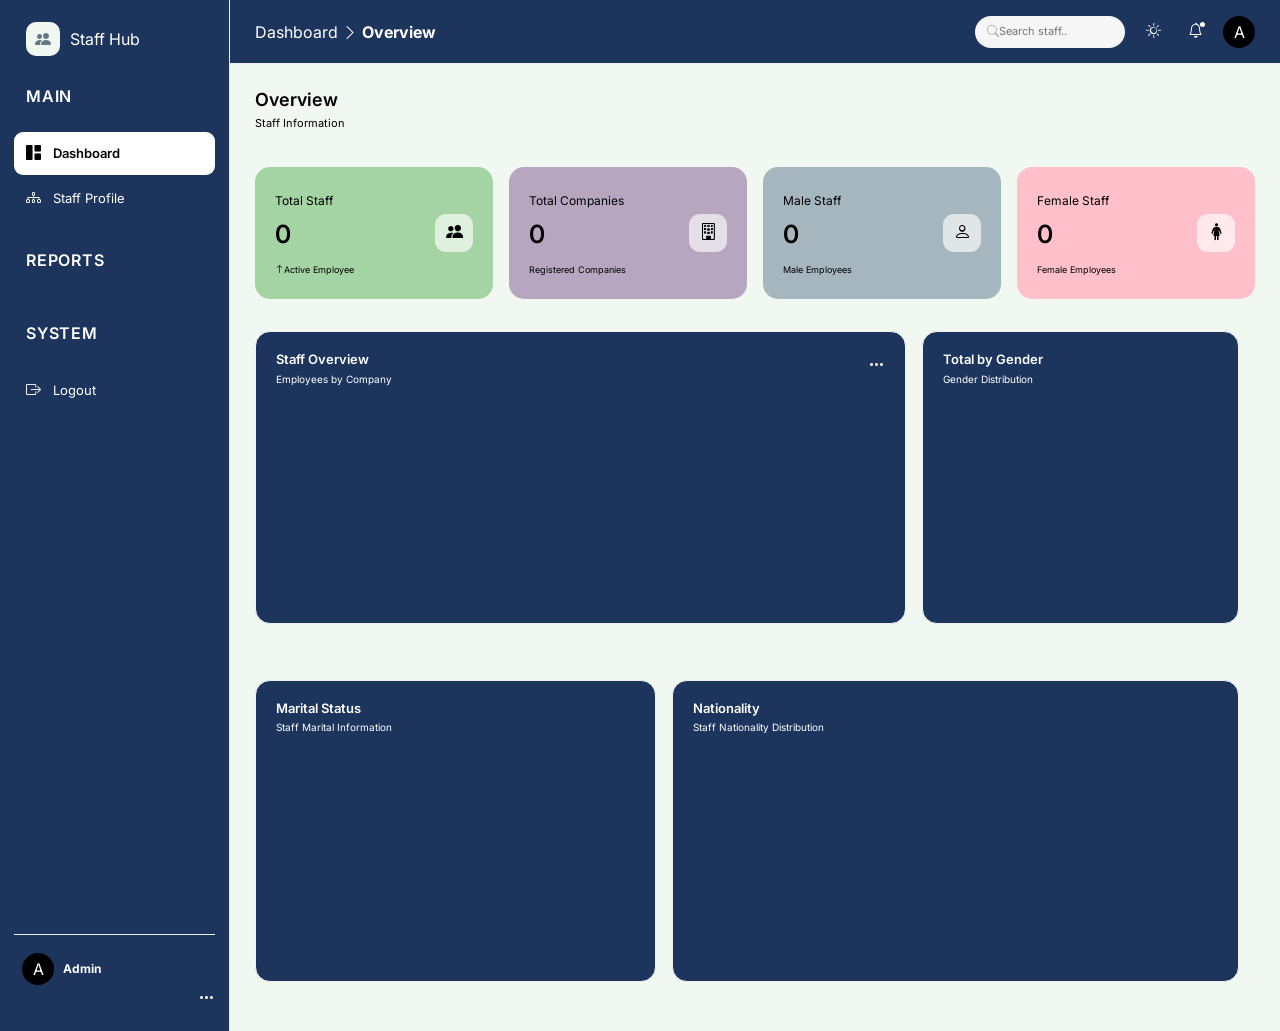
<file: index.html>
<!DOCTYPE html>
<html lang="en">
    <head>
        <meta charset="UTF-8">
        <meta name="viewport" content="width=device-width, initial-scale=1.0">
        <title>Staff Dashboard</title>

        <link href="https://cdn.jsdelivr.net/npm/bootstrap@5.3.3/dist/css/bootstrap.min.css" rel="stylesheet">
        <link href="https://cdn.jsdelivr.net/npm/bootstrap-icons@1.11.3/font/bootstrap-icons.min.css" rel="stylesheet">
        <link href="https://fonts.googleapis.com/css2?family=Inter:wght@400;500;600;700&display=swap" rel="stylesheet">
        <link href="assets/images/hub logo.png" rel="icon">

        <script src="https://cdn.jsdeliver.net/npm/chart.js"></script>

        <link rel="stylesheet" href="css/dashboard.css">
    </head>

    <body>
        <div class="dashboard-wrapper">
            <!--SIDEBAR-->
            <aside class="sidebar">
                <div class="sidebar-logo">
                    <div class="logo-circle">
                        <i class="bi bi-people-fill"></i>
                    </div>
                    <span>Staff Hub</span>
                </div>

                <!--MENU-->
                <div class="menu-section">
                    <p class="menu-title">MAIN</p>

                    <a href="dashboard.html" class="menu-item active">
                        <i class="bi bi-grid-1x2-fill"></i>
                        <span>Dashboard</span>
                    </a>
                    
                    <!-- <a href="companies.html" class="menu-item">
                        <i class="bi bi-people"></i>
                        <span>Companies</span>
                    </a> -->

                    <a href="staff_overview.html" class="menu-item">
                        <i class="bi bi-diagram-3"></i>
                        <span>Staff Profile</span>
                    </a>

                </div>

                <!--REPORTS-->
                <div class="menu-section">
                    <p class="menu-title">REPORTS</p>
                </div>

                <!--SETTINGS-->
                <div class="menu-section">
                    <p class="menu-title">SYSTEM</p>

                    <a href="#" class="menu-item">
                        <i class="bi bi-box-arrow-right"></i>
                        <span>Logout</span>
                    </a>
                </div>

                <!--USER-->
                <div class="sidebar-user">
                    <div class="user-avatar">A</div>
                    <div><strong>Admin</strong></div>
                </div>
                <i class="bi bi-three-dots ms-auto"></i>
            </aside>

            <!--CONTENT-->
            <main class="main-content">
                <header class="topbar">
                    <div class="beadcrumb-area">
                        <button class="mobile-menu">
                            <i class="bi bi-list"></i>
                        </button>

                        <span class="beadcrumb-muted">Dashboard</span>

                        <i class="bi bi-chevron-right"></i>
                        <strong>Overview</strong>
                    </div>

                    <div class="topbar-actions">
                        <div class="search-box">
                            <i class="bi bi-search"></i>

                            <input type="text" id="searchStaff" placeholder="Search staff..">
                        </div>

                        <button class="top-icon">
                            <i class="bi bi-sun"></i>
                        </button>

                        <button class="top-icon">
                            <i class="bi bi-bell">
                                <span class="notification-dot"></span>
                            </i>
                        </button>

                        <div class="top-avatar">A</div>
                    </div>
                </header>

                <!--DASHBOARD-->
                <section class="dashboard-content">
                    <div class="page-heading">
                        <div>
                            <h2>Overview</h2>
                            <p>Staff Information</p>
                        </div>
                    </div>

                    <div class="row g-3 mb-4">
                        <div class="col-xl-3 col-md-6">
                            <div class="stat-card green">

                                <div class="stat-info">
                                    <span>Total Staff</span>
                                    <h2 id="totalStaff">0</h2>
                                    <small><i class="bi bi-arrow-up"></i>Active Employee</small>
                                </div>

                                <div class="stat-icon">
                                    <i class="bi bi-people-fill"></i>
                                </div>

                            </div>
                        </div>

                        <div class="col-xl-3 col-md-6">
                            <div class="stat-card blue">

                                <div class="stat-info">
                                    <span>Total Companies</span>
                                    <h2 id="totalCompany">0</h2>
                                    <small>Registered Companies</small>
                                </div>

                                <div class="stat-icon">
                                    <i class="bi bi-building"></i>
                                </div>

                            </div>
                        </div>

                        <div class="col-xl-3 col-md-6">
                            <div class="stat-card purple">

                            <div class="stat-info">
                                <span>Male Staff</span>
                                <h2 id="totalMale">0</h2>
                                <small>Male Employees</small>
                            </div>

                            <div class="stat-icon">
                                <i class="bi bi-person"></i>
                            </div>

                            </div>
                    
                        </div>

                        <div class="col-xl-3 col-md-6">
                                <div class="stat-card pink">

                                    <div class="stat-info">
                                        <span>Female Staff</span>
                                        <h2 id="totalFemale">0</h2>
                                        <small>Female Employees</small>
                                    </div>

                                    <div class="stat-icon">
                                        <i class="bi bi-person-standing-dress"></i>
                                    </div>

                                </div>
                        </div>

                        <!--ROW 2-->
                        <div class="row g-3 mb-4">

                            <div class="col-xl-8">
                                <div class="dashboard-card">

                                    <div class="card-header-custom">
                                        <div>
                                            <h5>Staff Overview</h5>
                                            <p>Employees by Company</p>
                                        </div>

                                        <button class="more-button">
                                            <i class="bi bi-three-dots"></i>
                                        </button>

                                    </div>

                                    <div class="company-list" id="companyList"><!--JS--></div>

                                </div>
                            </div>

                            <div class="col-xl-4">
                                <div class="dashboard-card gender-card">
                                    <div class="card-header-custom">

                                        <div>
                                            <h5>Total by Gender</h5>
                                            <p>Gender Distribution</p>
                                        </div>

                                    </div>

                                    <div class="gender-chart">
                                        <canvas id="genderChart"></canvas>
                                    </div>

                                </div>
                            </div>
                        </div>

                        <!--ROW 3-->
                        <div class="row g-3">
                            <div class="col-xl-5">
                                <div class="dashboard-card">
                                    <div class="card-header-custom">

                                        <div>
                                            <h5>Marital Status</h5>
                                            <p>Staff Marital Information</p>
                                        </div>

                                    </div>

                                    <div class="chart-container">
                                        <canvas id="maritalChart"></canvas>
                                    </div>

                                </div>
                            </div>

                            <div class="col-xl-7">
                                <div class="dashboard-card">
                                    <div class="card-header-custom">

                                        <div>
                                            <h5>Nationality</h5>
                                            <p>Staff Nationality Distribution</p>
                                        </div>

                                    </div>

                                    <div class="nationality-layout">
                                        <div class="nationality-chart">
                                            <canvas id="nationalityChart"></canvas>
                                        </div>

                                        <div class="nationality-list" id="nationalityList"><!--JS--></div>
                                    </div>

                                </div>
                            </div>
                        </div>
                    </div>
                </section>
            </main>
        </div>
    </body>
</html>
</file>
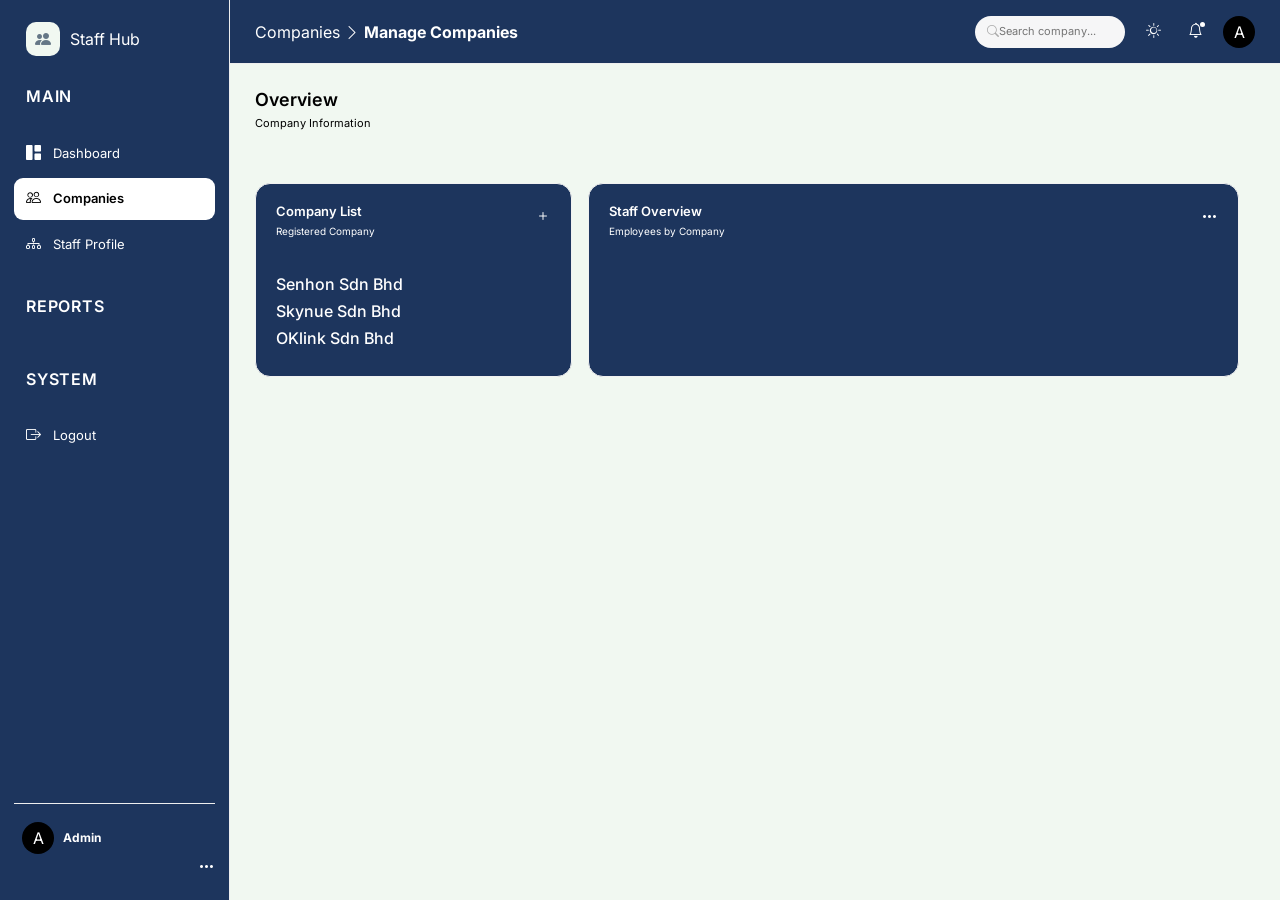
<file: companies.html>
<!DOCTYPE html>
<html lang="en">
    <head>
        <meta charset="UTF-8">
        <meta name="viewport" content="width=device-width, initial-scale=1.0">
        <title>Staff Companies</title>

        <link href="https://cdn.jsdelivr.net/npm/bootstrap@5.3.3/dist/css/bootstrap.min.css" rel="stylesheet">
        <link href="https://cdn.jsdelivr.net/npm/bootstrap-icons@1.11.3/font/bootstrap-icons.min.css" rel="stylesheet">
        <link href="https://fonts.googleapis.com/css2?family=Inter:wght@400;500;600;700&display=swap" rel="stylesheet">
        <link href="assets/images/hub logo.png" rel="icon">

        <script src="https://cdn.jsdeliver.net/npm/chart.js"></script>

        <link rel="stylesheet" href="css/dashboard.css">
    </head>
    <body>
        <div class="dashboard-wrapper">
            <!--SIDEBAR-->
            <aside class="sidebar">
                <div class="sidebar-logo">
                    <div class="logo-circle">
                        <i class="bi bi-people-fill"></i>
                    </div>
                    <span>Staff Hub</span>
                </div>

                <!--MENU-->
                <div class="menu-section">
                    <p class="menu-title">MAIN</p>

                    <a href="index.html" class="menu-item">
                        <i class="bi bi-grid-1x2-fill"></i>
                        <span>Dashboard</span>
                    </a>
                    
                    <a href="companies.html" class="menu-item active">
                        <i class="bi bi-people"></i>
                        <span>Companies</span>
                    </a>

                    <a href="staff_overview.html" class="menu-item">
                        <i class="bi bi-diagram-3"></i>
                        <span>Staff Profile</span>
                    </a>

                </div>

                <!--REPORTS-->
                <div class="menu-section">
                    <p class="menu-title">REPORTS</p>
                </div>

                <!--SETTINGS-->
                <div class="menu-section">
                    <p class="menu-title">SYSTEM</p>

                    <a href="#" class="menu-item">
                        <i class="bi bi-box-arrow-right"></i>
                        <span>Logout</span>
                    </a>
                </div>

                <!--USER-->
                <div class="sidebar-user">
                    <div class="user-avatar">A</div>
                    <div><strong>Admin</strong></div>
                </div>
                <i class="bi bi-three-dots ms-auto"></i>
            </aside>

            <main class="main-content">
                <header class="topbar">
                    <div class="beadcrumb-area">
                        <button class="mobile-menu">
                            <i class="bi bi-list"></i>
                        </button>

                        <span class="beadcrumb-muted">Companies</span>

                        <i class="bi bi-chevron-right"></i>
                        <strong>Manage Companies</strong>
                    </div>

                    <div class="topbar-actions">
                        <div class="search-box">
                            <i class="bi bi-search"></i>

                            <input type="text" id="searchStaff" placeholder="Search company...">
                        </div>

                        <button class="top-icon">
                            <i class="bi bi-sun"></i>
                        </button>

                        <button class="top-icon">
                            <i class="bi bi-bell">
                                <span class="notification-dot"></span>
                            </i>
                        </button>

                        <div class="top-avatar">A</div>
                    </div>
                </header>

                <!--DASHBOARD-->
                <section class="dashboard-content">
                    <div class="page-heading">
                        <div>
                            <h2>Overview</h2>
                            <p>Company Information</p>
                        </div>
                    </div>

                    <div class="row g-3 mb-4">

                         <!-- <div class="col-xl-3 col-md-6">
                            <div class="stat-card blue">

                                <div class="stat-info">
                                    <span>Total Companies</span>
                                    <h2 id="totalCompany">0</h2>
                                    <small>Registered Companies</small>
                                </div>

                                <div class="stat-icon">
                                    <i class="bi bi-building"></i>
                                </div>

                            </div>
                        </div>

                        <div class="col-xl-3 col-md-6">
                            <div class="stat-card green">

                                <div class="stat-info">
                                    <span>Total Staff</span>
                                    <h2 id="totalStaff">0</h2>
                                    <small><i class="bi bi-arrow-up"></i>Active Employee</small>
                                </div>

                                <div class="stat-icon">
                                    <i class="bi bi-people-fill"></i>
                                </div>

                            </div>
                        </div>

                        <div class="col-xl-3 col-md-6">
                            <div class="stat-card purple">

                            <div class="stat-info">
                                <span>Male Staff</span>
                                <h2 id="totalMale">0</h2>
                                <small>Male Employees</small>
                            </div>

                            <div class="stat-icon">
                                <i class="bi bi-person"></i>
                            </div>

                            </div>
                    
                        </div>

                        <div class="col-xl-3 col-md-6">
                                <div class="stat-card pink">

                                    <div class="stat-info">
                                        <span>Female Staff</span>
                                        <h2 id="totalFemale">0</h2>
                                        <small>Female Employees</small>
                                    </div>

                                    <div class="stat-icon">
                                        <i class="bi bi-person-standing-dress"></i>
                                    </div>

                                </div>
                        </div> -->

                         <!--ROW 2-->
                        <div class="row g-3 mb-4">

                            <div class="col-xl-4">
                                <div class="dashboard-card gender-card">
                                    <div class="card-header-custom">
                                        <div>
                                            <h5>Company List</h5>
                                            <p>Registered Company</p>
                                        </div>
                                        <button class="add-company-button">
                                            <i class="bi bi-plus"></i>
                                        </button>
                                    </div>

                                    <div class="company-card-content">
                                        <h3>Senhon Sdn Bhd</h3>
                                        <h3>Skynue Sdn Bhd</h3>
                                        <h3>OKlink Sdn Bhd</h3>
                                    
                                    <!-- <button>
                                        <i class="bi bi-envelope-open">Open</i>
                                    </button> -->
                                    </div>
                                </div>
                            </div>

                            <div class="col-xl-8">
                                <div class="dashboard-card">

                                    <div class="card-header-custom">
                                        <div>
                                            <h5>Staff Overview</h5>
                                            <p>Employees by Company</p>
                                        </div>

                                        <button class="more-button">
                                            <i class="bi bi-three-dots"></i>
                                        </button>

                                    </div>

                                    <div class="company-list" id="companyList"><!--JS--></div>

                                </div>
                            </div>
                            
                        </div>

                    </div>
                </section>

            </main>
        </div>
    </body>
</html>
</file>
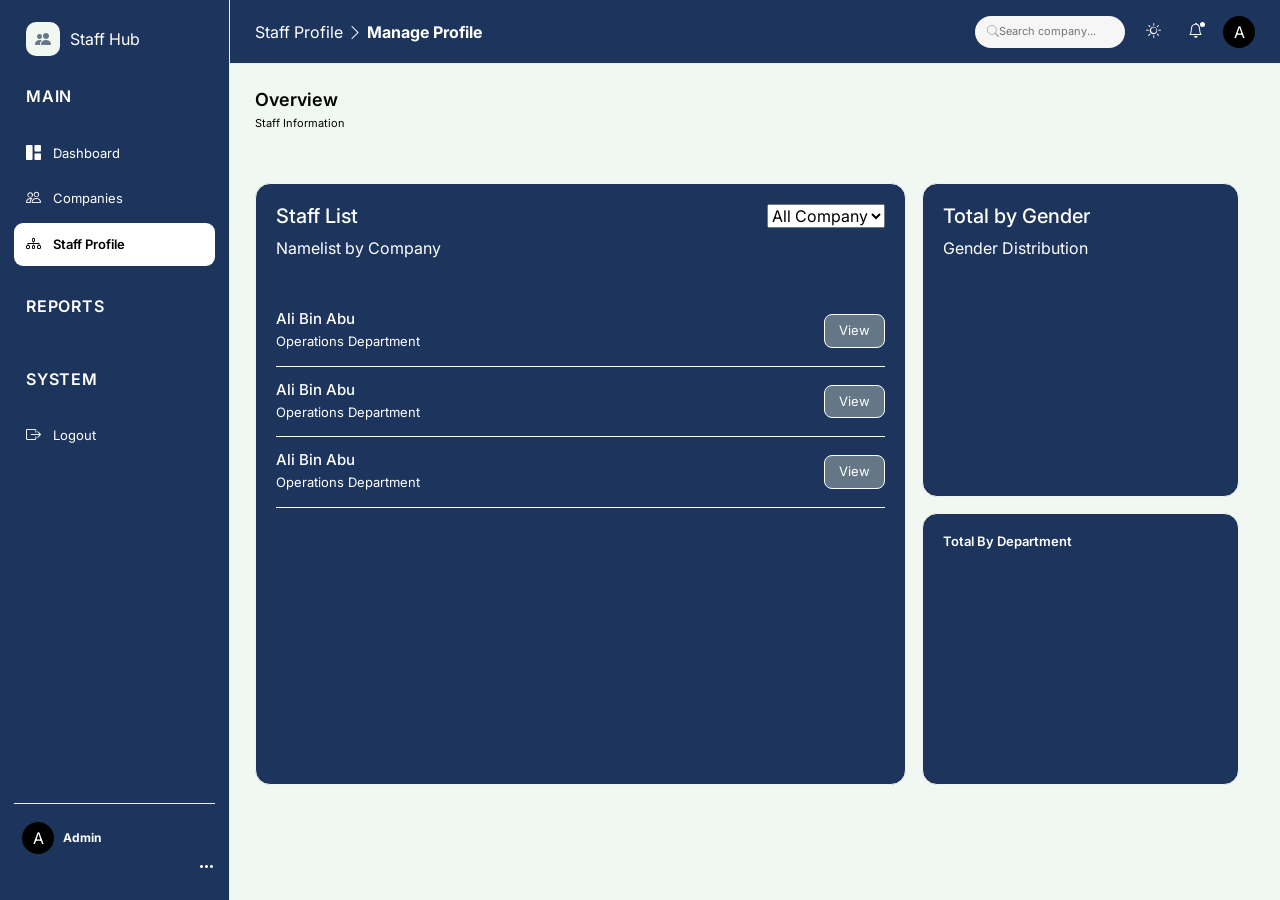
<file: staff_overview.html>
<!DOCTYPE html>
<html lang="en">
    <head>
        <meta charset="UTF-8">
        <meta name="viewport" content="width=device-width, initial-scale=1.0">
        <title>Staff Companies</title>

        <link href="https://cdn.jsdelivr.net/npm/bootstrap@5.3.3/dist/css/bootstrap.min.css" rel="stylesheet">
        <link href="https://cdn.jsdelivr.net/npm/bootstrap-icons@1.11.3/font/bootstrap-icons.min.css" rel="stylesheet">
        <link href="https://fonts.googleapis.com/css2?family=Inter:wght@400;500;600;700&display=swap" rel="stylesheet">
        <link href="assets/images/hub logo.png" rel="icon">

        <script src="https://cdn.jsdeliver.net/npm/chart.js"></script>

        <link rel="stylesheet" href="css/dashboard.css">
    </head>
    <body>
        <div class="dashboard-wrapper">
            <!--SIDEBAR-->
            <aside class="sidebar">
                <div class="sidebar-logo">
                    <div class="logo-circle">
                        <i class="bi bi-people-fill"></i>
                    </div>
                    <span>Staff Hub</span>
                </div>

                <!--MENU-->
                <div class="menu-section">
                    <p class="menu-title">MAIN</p>

                    <a href="index.html" class="menu-item">
                        <i class="bi bi-grid-1x2-fill"></i>
                        <span>Dashboard</span>
                    </a>
                    
                    <a href="companies.html" class="menu-item">
                        <i class="bi bi-people"></i>
                        <span>Companies</span>
                    </a>

                    <a href="staff_profile.html" class="menu-item active">
                        <i class="bi bi-diagram-3"></i>
                        <span>Staff Profile</span>
                    </a>

                </div>

                <!--REPORTS-->
                <div class="menu-section">
                    <p class="menu-title">REPORTS</p>
                </div>

                <!--SETTINGS-->
                <div class="menu-section">
                    <p class="menu-title">SYSTEM</p>

                    <a href="#" class="menu-item">
                        <i class="bi bi-box-arrow-right"></i>
                        <span>Logout</span>
                    </a>
                </div>

                <!--USER-->
                <div class="sidebar-user">
                    <div class="user-avatar">A</div>
                    <div><strong>Admin</strong></div>
                </div>
                <i class="bi bi-three-dots ms-auto"></i>
            </aside>

            <main class="main-content">
                 <header class="topbar">
                    <div class="beadcrumb-area">
                        <button class="mobile-menu">
                            <i class="bi bi-list"></i>
                        </button>

                        <span class="beadcrumb-muted">Staff Profile</span>

                        <i class="bi bi-chevron-right"></i>
                        <strong>Manage Profile</strong>
                    </div>

                    <div class="topbar-actions">
                        <div class="search-box">
                            <i class="bi bi-search"></i>

                            <input type="text" id="searchStaff" placeholder="Search company...">
                        </div>

                        <button class="top-icon">
                            <i class="bi bi-sun"></i>
                        </button>

                        <button class="top-icon">
                            <i class="bi bi-bell">
                                <span class="notification-dot"></span>
                            </i>
                        </button>

                        <div class="top-avatar">A</div>
                    </div>
                </header>

                <!--page content-->
                <section class="dashboard-content">
                    <div class="page-heading">
                        <div>
                            <h2>Overview</h2>
                            <p>Staff Information</p>
                        </div>
                    </div>

                    <div class="row g-3 mb-4">

                        <!--ROW 2-->
                        <div class="row g-3 mb-4">

                            <div class="col-xl-8">
                                <div class="overview-card staff-list-card">

                                    <div class="staff-header-custom">
                                        <div>
                                            <h5>Staff List</h5>
                                            <p>Namelist by Company</p>
                                        </div>

                                        <select id="companyfilter"><!--ambik department dari db-->
                                            <option value="">All Company</option>
                                        </select>

                                    </div>

                                    <div class="company-namelist" id="companyNameList"><!--JS-->
                                    <div class="staff-list-name">
                                        <div class="staff-info">
                                            <h6>Ali Bin Abu</h6>
                                            <p>Operations Department</p>
                                        </div>
                                            <a href="staff_profile.html" class="view-staff-button">
                                                View
                                            </a>
                                    </div>
                                    <div class="staff-list-name">
                                        <div class="staff-info">
                                            <h6>Ali Bin Abu</h6>
                                            <p>Operations Department</p>
                                        </div>
                                            <a href="staff_profile.html" class="view-staff-button">
                                                View
                                            </a>
                                    </div>
                                    <div class="staff-list-name">
                                        <div class="staff-info">
                                            <h6>Ali Bin Abu</h6>
                                            <p>Operations Department</p>
                                        </div>
                                            <a href="staff_profile.html" class="view-staff-button">
                                                View
                                            </a>
                                    </div>
                                    </div>

                                    
                                </div>
                            </div>

                            <div class="col-xl-4">
                                <div class="overview-card gender-card mb-3">
                                    <div class="staff-header-custom">

                                        <div>
                                            <h5>Total by Gender</h5>
                                            <p>Gender Distribution</p>
                                        </div>

                                    </div>

                                    <div class="gender-chart">
                                        <canvas id="genderChart"></canvas>
                                    </div>

                                </div>

                                 <div class="overview-card">
                                    <div class="card-header-custom">

                                        <div>
                                            <h5>Total By Department</h5>
                                        </div>                        

                                    </div>

                                    <div class="chart-container">
                                        <canvas id="departmentChart"></canvas>
                                    </div>

                                </div>
                            </div>
                        </div>
                    </div>
                </section>
            </main>
        </div>
    </body>
</html>
</file>
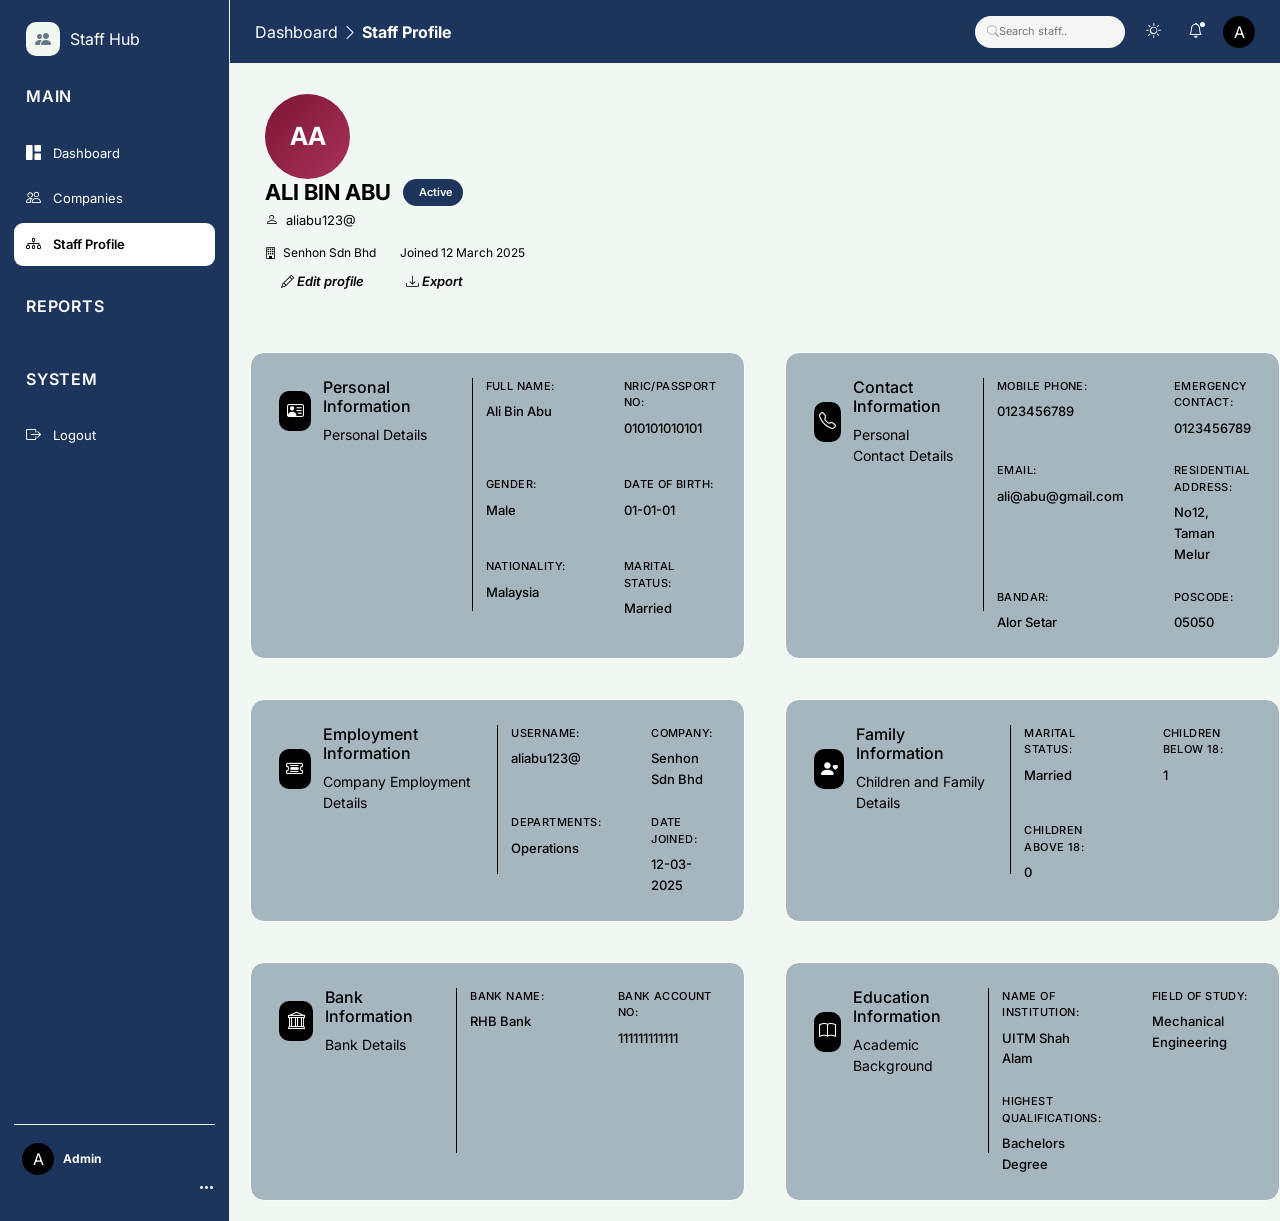
<file: staff_profile.html>
<!DOCTYPE html>
<html lang="en">
    <head>
        <meta charset="UTF-8">
        <meta name="viewport" content="width=device-width, initial-scale=1.0">
        <title>Staff Profile</title>

        <link href="https://cdn.jsdelivr.net/npm/bootstrap@5.3.3/dist/css/bootstrap.min.css" rel="stylesheet">
        <link href="https://cdn.jsdelivr.net/npm/bootstrap-icons@1.11.3/font/bootstrap-icons.min.css" rel="stylesheet">
        <link href="https://fonts.googleapis.com/css2?family=Inter:wght@400;500;600;700&display=swap" rel="stylesheet">
        <link href="assets/images/hub logo.png" rel="icon">

        <script src="https://cdn.jsdeliver.net/npm/chart.js"></script>

        <link rel="stylesheet" href="css/dashboard.css">
    </head>

    <body>
        <div class="dashboard-wrapper">
            <!--SIDEBAR-->
            <aside class="sidebar">
                <div class="sidebar-logo">
                    <div class="logo-circle">
                        <i class="bi bi-people-fill"></i>
                    </div>
                    <span>Staff Hub</span>
                </div>

                <!--MENU-->
                <div class="menu-section">
                    <p class="menu-title">MAIN</p>

                    <a href="index.html" class="menu-item">
                        <i class="bi bi-grid-1x2-fill"></i>
                        <span>Dashboard</span>
                    </a>
                    
                    <a href="companies.html" class="menu-item">
                        <i class="bi bi-people"></i>
                        <span>Companies</span>
                    </a>

                    <a href="staff_overview.html" class="menu-item active">
                        <i class="bi bi-diagram-3"></i>
                        <span>Staff Profile</span>
                    </a>

                </div>

                <!--REPORTS-->
                <div class="menu-section">
                    <p class="menu-title">REPORTS</p>
                </div>

                <!--SETTINGS-->
                <div class="menu-section">
                    <p class="menu-title">SYSTEM</p>

                    <a href="#" class="menu-item">
                        <i class="bi bi-box-arrow-right"></i>
                        <span>Logout</span>
                    </a>
                </div>

                <!--USER-->
                <div class="sidebar-user">
                    <div class="user-avatar">A</div>
                    <div><strong>Admin</strong></div>
                </div>
                <i class="bi bi-three-dots ms-auto"></i>
            </aside>

            <div class="main-content">
                <header class="topbar">
                    <div class="beadcrumb-area">
                        <button class="mobile-menu">
                            <i class="bi bi-list"></i>
                        </button>

                        <span class="beadcrumb-muted">Dashboard</span>

                        <i class="bi bi-chevron-right"></i>
                        <strong>Staff Profile</strong>
                    </div>

                    <div class="topbar-actions">
                        <div class="search-box">
                            <i class="bi bi-search"></i>

                            <input type="text" id="searchStaff" placeholder="Search staff..">
                        </div>

                        <button class="top-icon">
                            <i class="bi bi-sun"></i>
                        </button>

                        <button class="top-icon">
                            <i class="bi bi-bell">
                                <span class="notification-dot"></span>
                            </i>
                        </button>

                        <div class="top-avatar">A</div>
                    </div>
                </header>

                <!--CONTENT-->
                <section class="profile-content">
                    <!--back btn-->
                    <!-- <a href="dashboard.html" class="back-button">
                        <i class="bi bi-arrow-left"></i>
                        <span>Back</span>
                    </a> -->
                    <!--profile header-->
                    <div class="profile-avatar">
                        <span>AA</span>
                    </div>

                    <div class="profile-name">
                        <div class="name-row">
                            <h2>ALI BIN ABU</h2>
                            <span class="status-badge">
                                <span class="status-dot"></span>
                                Active
                            </span>
                        </div>
                    </div>

                    <p class="username">
                        <i class="bi bi-person"></i>
                        aliabu123@
                    </p>

                    <div class="profile-meta">

                        <span>
                            <i class=" bi bi-building"></i>
                            Senhon Sdn Bhd
                        </span>

                        <span>
                            <i class="bi bi-calenders"></i>
                            Joined 12 March 2025
                        </span>

                    </div>

                    <div class="profile-actions">
                        <button class="btn-secondary-custom">
                            <i class="bi bi-pencil">
                                Edit profile
                            </i>
                        </button>

                        <button class="btn-primary-custom">
                            <i class="bi bi-download">
                                Export
                            </i>
                        </button>
                    </div>

                </section>

                <!--personal information-->
                <div class="information-container">
                <section class="information-card">

                    <div class="section-header">
                        <div class="section-title">
                            <div class="section-icon purple">
                                <i class="bi bi-person-vcard"></i>
                            </div>
                            <div>
                                <h3>Personal Information</h3>
                                <p>Personal Details</p>
                            </div>
                        </div>
                    </div>

                    <div class="info-grid">
                        <div class="info-item">
                            <label>Full Name:</label>
                            <span>Ali Bin Abu</span>
                        </div>
                        <div class="info-item">
                            <label>NRIC/Passport No:</label>
                            <span>010101010101</span>
                        </div>
                        <div class="info-item">
                            <label>Gender:</label>
                            <span>Male</span>
                        </div>
                        <div class="info-item">
                            <label>Date of Birth:</label>
                            <span>01-01-01</span>
                        </div>
                        <div class="info-item">
                            <label>Nationality:</label>
                            <span>Malaysia</span>
                        </div>
                        <div class="info-item">
                            <label>Marital Status:</label>
                            <span>Married</span>
                        </div>
                    </div>

                </section>

                <section class="information-card">
                    <div class="section-header">
                        <div class="section-title">
                            <div class="section-icon purple">
                                <i class="bi bi-telephone"></i>
                            </div>
                            <div>
                                <h3>Contact Information</h3>
                                <p>Personal Contact Details</p>
                            </div>
                        </div>
                    </div>
                    <div class="info-grid">
                            <div class="info-item">
                                <label>Mobile Phone:</label>
                                <span>0123456789</span>
                            </div>
                            <div class="info-item">
                                <label>Emergency Contact:</label>
                                <span>0123456789</span>
                            </div>
                            <div class="info-item">
                                <label>Email:</label>
                                <span>ali@abu@gmail.com</span>
                            </div>
                            <div class="info-item">
                                <label>Residential Address:</label>
                                <span>No12, Taman Melur</span>
                            </div>
                            <div class="info-item">
                                <label>Bandar:</label>
                                <span>Alor Setar</span>
                            </div>
                            <div class="info-item">
                                <label>Poscode:</label>
                                <span>05050</span>
                            </div>
                    </div>
                </section>

                <section class="information-card">
                    <div class="section-header">
                        <div class="section-title">
                            <div class="section-icon purple">
                                <i class="bi bi-ticket-detailed"></i>
                            </div>
                            <div>
                                <h3>Employment Information</h3>
                                <p>Company Employment Details</p>
                            </div>
                        </div>
                    </div>
                    <div class="info-grid">
                            <div class="info-item">
                                <label>Username:</label>
                                <span>aliabu123@</span>
                            </div>
                            <div class="info-item">
                                <label>Company:</label>
                                <span>Senhon Sdn Bhd</span>
                            </div>
                            <div class="info-item">
                                <label>Departments:</label>
                                <span>Operations</span>
                            </div>
                            <div class="info-item">
                                <label>Date Joined:</label>
                                <span>12-03-2025</span>
                            </div>
                    </div>
                </section>

                <section class="information-card">
                    <div class="section-header">
                        <div class="section-title">
                            <div class="section-icon purple">
                                <i class="bi bi-person-heart"></i>
                            </div>
                            <div>
                                <h3>Family Information</h3>
                                <p>Children and Family Details</p>
                            </div>
                        </div>
                    </div>
                    <div class="info-grid">
                            <div class="info-item">
                                <label>Marital Status:</label>
                                <span>Married</span>
                            </div>
                            <div class="info-item">
                                <label>Children Below 18:</label>
                                <span>1</span>
                            </div>
                            <div class="info-item">
                                <label>Children Above 18:</label>
                                <span>0</span>
                            </div>
                    </div>
                </section>
                
                <section class="information-card">
                    <div class="section-header">
                        <div class="section-title">
                            <div class="section-icon purple">
                                <i class="bi bi-bank"></i>
                            </div>
                            <div>
                                <h3>Bank Information</h3>
                                <p>Bank Details</p>
                            </div>
                        </div>
                    </div>
                    <div class="info-grid">
                            <div class="info-item">
                                <label>Bank Name:</label>
                                <span>RHB Bank</span>
                            </div>
                            <div class="info-item">
                                <label>Bank Account No:</label>
                                <span>111111111111</span>
                            </div>
                    </div>
                </section>

                <section class="information-card">
                    <div class="section-header">
                        <div class="section-title">
                            <div class="section-icon purple">
                                <i class="bi bi-book"></i>
                            </div>
                            <div>
                                <h3>Education Information</h3>
                                <p>Academic Background</p>
                            </div>
                        </div>
                    </div>
                    <div class="info-grid">
                            <div class="info-item">
                                <label>Name of Institution:</label>
                                <span>UITM Shah Alam</span>
                            </div>
                            <div class="info-item">
                                <label>Field Of Study:</label>
                                <span>Mechanical Engineering</span>
                            </div>
                            <div class="info-item">
                                <label>Highest Qualifications:</label>
                                <span>Bachelors Degree</span>
                            </div>
                    </div>
                </section>



                </div>
            </div>
        </div>
    </body>
</html>
</file>
<file: css/dashboard.css>
*{
    margin: 0;
    padding: 0;
    box-sizing: border-box;
}

body{
    font-family: 'inter', sans-serif;
    background: #f1f8f1;
    color: white;
}

button{
    border: none;
    background: none;
}

/*MAIN WRAPPER*/
.dashboard-wrapper{
    display: flex;
    min-height: 100vh;
}

/*SIDEBAR*/
.sidebar{
    width: 230px;
    min-height: 100vh;
    background: 	#1d355d;
    border-right: 1px solid #eeeeee;
    display: flex;
    flex-direction: column;
    padding: 22px 14px;
    flex-shrink: 0;
}

/*LOGO*/
.sidebar-logo{
    display: flex;
    align-items: center;
    gap: 10px;
    padding: 0 12px 28px;
}

.logo-circle{
    width: 34px;
    height: 34px;
    border-radius: 10px;
    display: flex;
    align-items:center;
    justify-content: center;
    background: #f1f8f1;
    color: #657786;
}

/*MENU*/
.menu-section{
    margin-bottom: 25px;
}

.menu-title{
    font-weight: 10px;
    font-weight: 600;
    color: white;
    letter-spacing: .8px;
    padding: 0 12px 8px;
}

.menu-item{
    display: flex;
    align-items: center;
    gap: 12px;
    padding: 10px 12px;
    margin-bottom: 3px;
    color: white;
    text-decoration: none;
    font-size: 13px;
    border-radius: 9px;
    transition: .2s;
}

.menu-item i{
    font-size: 15px;
}

.menu-item:hover{
    background: white;
    color: black;
}

.menu-item.active{
    background: white;
    font-weight: 600;
    color: black;
}

/*USER*/
.sidebar-user{
    margin-top: auto;
    border-top: 1px solid #eeeeee;
    padding: 18px 8px 0;
    display: flex;
    align-items: center;
    gap: 9px;
}

.user-avatar,
.top-avatar{
    width: 32px;
    height: 32px;
    border-radius: 50%;
    display: flex;
    align-items: center;
    justify-content: center;
    background: black;
    color: white;
}

.sidebar-user strong{
    display: block;
    font-size: 12px;
}

.sidebar-user small{
    color: #aaa;
    font-size: 10px;
}
/*CONTENT*/
.main-content{
    flex: 1;
    min-width: 0;
}

/*BREADCRUMB*/
.topbar{
    height: 64px;
    background:	#1d355d;
    border-bottom: 1px solid #eeeeee;
    display: flex;
    align-items: center;
    justify-content: space-between;
    padding: 0 25px;
}

.breadcrumb-area{
    display: flex;
    align-items: center;
    gap: 10px;
    font-size: 12px;
}

.breadcrumb-area i{
    color: white;
    font-size: 10px;
}

.breadcrumb-muted{
    color: white;
}

.topbar-actions{
    display: flex;
    align-items: center;
    gap: 14px;
}

.search-box{
    width: 150px;
    background-color: #f6f6f7;
    border-radius: 20px;
    display: flex;
    align-items: center;
    padding: 7px 12px;
}

.search-box i{
    color: #aaa;
    font-size: 12px;
}

.search-box input{
    width: 100%;
    border: none;
    outline: none;
    background: transparent;
    font-size: 11px;
}

.top-icon{
    position: relative;
    width: 28px;
    height: 28px;
    display: flex;
    align-items: center;
    justify-content: center;
    color: white;
}

.top-icon i{
    font-size: 15px;
}

.notification-dot{
    width: 5px;
    height: 5px;
    background: white;
    border-radius: 50%;
    position: absolute;
    top: 4px;
    right: 4px;
}

.mobile-menu{
    display: none;
}

/*DASHBOARD CONTENT*/
.dashboard-content{
    padding: 25px;
    max-width: 100%;
}

.page-heading{
    display: flex;
    justify-content: space-between;
    align-items: center;
    margin-bottom: 20px;
}

.page-heading h2{
    font-size: 18px;
    font-weight: 600;
    margin-bottom: 4px;
    color: black;
}

.page-heading p{
    color: black;
    font-size: 11px;
}

/*STATS CARD*/
.stat-card{
    min-height: 120px;
    border-radius: 15px;
    padding: 20px;
    display: flex;
    justify-content: space-between;
    align-items: center;
}

.stat-card.green{
    background: #a4d4a3;
}

.stat-card.blue{
    background: #b6a6bf;
}

.stat-card.purple{
    background:#a6b6bf;
}

.stat-card.pink{
    background: pink;
}

.stat-info span{
    font-size: 12px;
    color: black;
}

.stat-info h2{
    font-size: 25px;
    margin: 8px 0 6px;
    font-weight: 600;
    color: black;
}

.stat-info small{
    color: black;
    font-size: 9px;
}

.stat-info small i{
    color: black;
}

.stat-icon{
    width: 38px;
    height: 38px;
    border-radius: 11px;
    display: flex;
    align-items: center;
    justify-content: center;
    background: rgba(255,255,255,.65);
}

.stat-icon i{
    font-size: 17px;
    color: black;
}

/*DASHBOARD CARD*/
.dashboard-card{
    background:	#1d355d;
    border-radius: 15px;
    padding: 20px;
    min-height: 100%;
    border: 1px solid #f1f1f1;
}

.card-header-custom{
    display: flex;
    justify-content: space-between;
    align-items: flex-start;
    margin-bottom: 20px;
}

.card-header-custom h5{
    font-size: 13px;
    font-weight: 600;
    margin-bottom: 4px;
}

.card-header-custom p{
    font-size: 10px;
}

.more-button{
    color: white;
}

/*COMPANY LIST*/
.company-list{
    display: flex;
    flex-direction: column;
    gap: 14px;
}

.company-row{
    display: flex;
    align-items: center;
    gap: 12px;
}

.company-logo{
    width: 32px;
    height: 32px;
    border-radius: 9px;
    display: flex;
    align-items: center;
}

.company-name{
    flex: 1;
    font-size: 11px;
}

.company-count{
    font-size: 11px;
    font-weight: 600;
}

/*GENDER CHART*/
.gender-chart{
    height: 180px;
    display: flex;
    align-items: center;
    justify-content: center;
}

/*GENERAL CHART*/
.chart-container{
    height: 190px;
}

/*NATIONALITY*/
.nationality-layout{
    display: flex;
    align-items: center;
    gap: 25px;
}

.nationality-chart{
    width: 180px;
    height: 180px;
}

.nationality-list{
    flex: 1;
}

.nationality-row{
    display: flex;
    align-items: center;
    gap: 8px;
    margin-bottom: 12px;
    font-size: 10px;
}

.nationality-dot{
    width: 7px;
    height: 7px;
    border-radius: 50%;
    background: white;
}

/*PROFILE CONTENT*/
.profile-content{
    padding: 30px 35px 50px;
    width: 100%;
    max-width: 1500px;
}

.profile-avatar{
    color: black;
}

.back-button{
    display: inline-flex;
    align-items: center;
    gap: 8px;
    color: black;
    font-size: 13px;
    font-weight: 500;
    margin-bottom: 18px;
    transition: .2s;
}

.back-button:hover{
    color: #1d355d;
}

.profile-header-card{
    background: #657786;
    border: 1px solid;
    border-radius: 14px;
    padding: 28px 30px;
    display: flex;
    align-items: center;
    justify-content: space-between;
    margin-bottom: 22px;
    box-shadow: 0 3px 12px rgba(0,0,0, .025);
}

/*name*/
.name-row{
    display: flex;
    align-items: center;
    gap: 12px;
    margin-bottom: 5px;
}

.profile-name h2{
    color: black;
    font-size: 22px;
    font-weight: 700;
    margin: 0;
}

.username{
    color: black;
    font-size: 13px;
    margin-bottom: 14px;
}

.username i{
    margin-right: 4px;
}

/*avatar*/
.profile-avatar{
    width: 85px;
    height: 85px;
    border-radius: 50%;
    background: linear-gradient(
        135deg,
        #7d1534,
        #a8325a
    );
    color:white;
    display: flex;
    align-items: center;
    justify-content: center;
    font-size: 25px;
    font-weight: 700;
    flex-shrink: 0;
    gap: 10px;
}

.profile-folio{
    display: flex;
    gap: 20px;
}

/*status*/
.status-badge{
    display: inline-flex;
    align-items: center;
    gap: 6px;
    padding: 5px 10px;
    background: #1d355d;
    color: white;
    border-radius: 20px;
    font-size: 11px;
    font-weight: 600;
}

/*meta*/
.profile-meta{
    display: flex;
    flex-wrap: wrap;
    gap: 18px;
    color: black;
    font-size: 12px;
}

.profile-meta span{
    display: flex;
    align-items: center;
    gap: 6px;
}

.profile-meta i{
    color: black;
}

/*actions*/
.profile-actions{
    display: flex;
    gap: 10px;
}

.btn-secondary-custom,
.btn-primary-custom{
    border: 0;
    padding: 10px 16px;
    border-radius: 8px;
    font-size: 13px;
    font-weight: 600;
    display: flex;
    align-items: center;
    gap: 7px;
    cursor: pointer;
}

.btn-secondary-custom:hover,
.btn-primary-custom:hover{
    background: #657786;
    color: white;
}

/*information cards*/

.information-container{
    display: grid;
    grid-template-columns: repeat(2, 1fr);
    gap: 20px;
}

.information-card{
    background: #a6b6bf;
    border: 1px solid;
    border-radius: 14px;
    padding: 25px 28px;
    margin-bottom: 20px;
    max-width: 800px;
    display: flex;
    align-items: strecth;
    gap: 13px;
    margin-left: 20px;
}

.section-header{
    padding-right: 20px;
    margin-bottom: 22px;
    border-right: 1px solid black;
    gap: 7px;
}

.section-title{
    display: flex;
    align-items: center;
    gap: 12px;
}

.section-title h3{
    color: black;
    font-size: medium;
}
.section-title p{
    font-size: 14px;
    color: black;
    margin: 0;
}

.section-icon{
    width: 40px;
    height: 40px;
    border-radius: 10px;
    display: flex;
    align-items: center;
    justify-content: center;
    font-size: 17px;
}

.section-icon.purple{
    background: black;
    color: white;
}

.info-grid{
    display: grid;
    grid-template-columns: repeat(2, 1fr);
    column-gap: 50px;
    row-gap: 24px;
}

.info-item{
    display: flex;
    flex-direction: column;
    gap: 7px;
}

.info-item.full-width{
    grid-column: 1 / -1;
}

.info-item label{
    color: black;
    font-size: 11px;
    font-weight: 500;
    text-transform: uppercase;
    letter-spacing: .4px;
}

.info-item span{
    color: black;
    font-size: 13px;
    font-weight: 500;
    line-height: 1.6;
}

/*companies*/
.add-company-button{
    color: white;
}

.company-card-content h3{
    font-size: medium;
}

.company-card-content i{
    color: white;
    align-items: flex;
    justify-content: end;
    background: black;
}

/*staff overview*/
.overview-card{
    background:	#1d355d;
    border-radius: 15px;
    padding: 20px;
    border: 1px solid #f1f1f1;
}

.staff-list-card{
    height: 100%;
}

.col-xl-4 > .overview-card{
    height: auto;
}

.staff-list-name{
    display: flex;
    align-items: center;
    justify-content: space-between;
    width: 100%;
    padding: 14px 0;
    border-bottom: 1px solid white;
}

.staff-header-custom{
    display: flex;
    justify-content: space-between;
    align-items: flex-start;
    margin-bottom: 20px;
}

.company-namelist{
    width: 100%;
    margin-top: 15px;
    border-radius: 10px;
}


.staff-info h6{
    margin: 0;
    font-size: 15px;
    color: white;
}

.staff-info p{
    margin: 4px 0 0;
    font-size: 13px;
    color: white;
}

.view-staff-button{
    display: inline-flex;
    text-decoration: none;
    border: 1px solid;
    background: #657786;
    color: white;
    border-radius: 8px;
    padding: 6px 14px;
    font-size: 13px;
    cursor: pointer;
    transition: 0.2s;
}

.view-staff-button:hover{
    background: #aaa;
    color: black;
}

/*RESPONSIVE*/

@media(max-width: 900px){
    .sidebar{
        width: 70px;
    }

    .sidebar-logo span,
    .menu-title,
    .menu-item span,
    .sidebar-user > div:not(.user-avatar),
    .sidebar-user > i{
        display: none;
    }

    .sidebar-logo{
        justify-content: center;
        padding-left: 0;
        padding-right: 0;
    }

    .menu-item{
        justify-content: center;
    }

    .sidebar-user{
        justify-content: center;
    }
}

@media(max-width: 768px){
    .sidebar{
        display: none;
    }

    .dashboard-content{
        padding: 18px;
    }

    .topbar{
        padding: 0 18px;
    }

    .mobile-menu{
        display: block;
        color: white;
    }

    .breadcrumb-area{
        gap: 7px;
    }

    .search-box{
        width: 110px;
    }

    .information-container{
        grid-template-columns: 1fr;
    }

    .information-card{
        padding: 15px;
    }
}

@media (max-width: 500px){
    .topbar-actions .top-icon{
        display: none;
    }

    .search-box{
        width: 120px;
    }

    .page-heading{
        align-items: flex-start;
    }

    .nationality-layout{
        flex-direction: column;
    }
}
</file>
